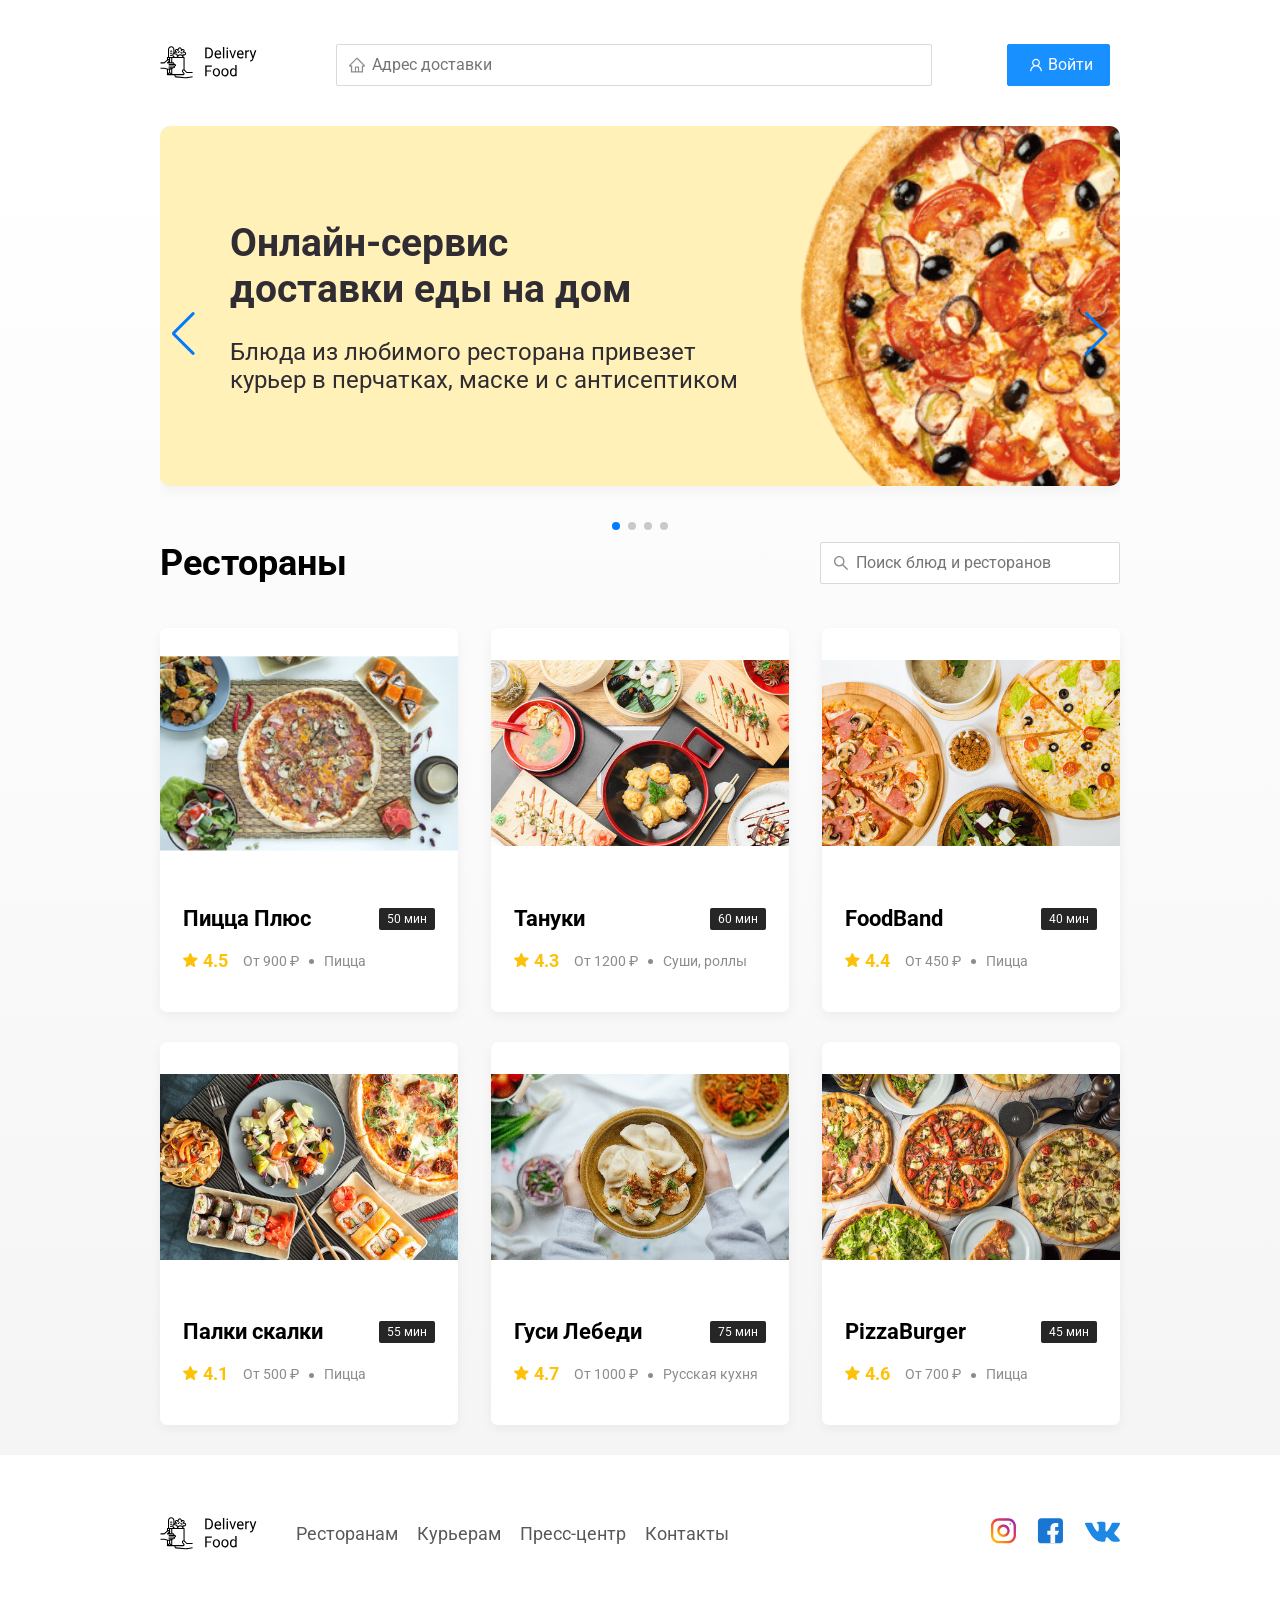
<file: index.html>
<!DOCTYPE html>
<html lang="ru">

<head>
	<meta charset="UTF-8" />
	<meta name="viewport" content="width=device-width, initial-scale=1.0" />
	<title>Delivery Food — доставка еды на дом</title>
	<link href="https://fonts.googleapis.com/css?family=Roboto:400,700&display=swap&subset=cyrillic" rel="stylesheet" />
	<link rel="stylesheet" href="css/normalize.css" />
	<link rel="stylesheet" href="https://cdn.jsdelivr.net/npm/swiper@10/swiper-bundle.min.css" />
	<link rel="stylesheet" href="css/style.css" />
</head>

<body>
	<div class="container">
		<header class="header">
			<a class="logo">
				<img src="img/icon/logo.svg" alt="Logo" />
			</a>
			<label class="address">
				<input type="text" class="input input-address" placeholder="Адрес доставки" />
			</label>
			<div class="buttons">
				<span class="user-name"></span>
				<button class="button button-primary button-auth">
					<span class="button-auth-svg"></span>
					<span class="button-text">Войти</span>
				</button>
				<button class="button button-cart" id="cart-button">
					<span class="button-cart-svg"></span>
					<span class="button-text">Корзина</span>
				</button>
				<button class="button button-primary button-out">
					<span class="button-text">Выйти</span>
					<span class="button-out-svg"></span>
				</button>
			</div>
		</header>
	</div>
	<!-- /.container  -->

	<main class="main">
		<div class="container">
			<div class="container-promo swiper">
				<div class="swiper-wrapper">
					<section class="swiper-slide promo pizza">
						<h1 class="promo-title">Онлайн-сервис <br />доставки еды на дом</h1>
						<p class="promo-text">
							Блюда из любимого ресторана привезет курьер в перчатках, маске и с антисептиком
						</p>
					</section>
					<section class="swiper-slide promo kebab">
						<h1 class="promo-title">Шашлыки на майские <br> со скидкой 35%</h1>
						<p class="promo-text">
							Закажите шашлыки в любом ресторане до 10 мая и получите скидку по промокоду OMAGAD
						</p>
					</section>
					<section class="swiper-slide promo vegetables">
						<h1 class="promo-title">Скидка 20% на всю еду <br> по промокоду LOVE.JS</h1>
						<p class="promo-text">
							Блюдо из ресторана привезут вместе с двумя подарочными книгами по фронтенду
						</p>
					</section>
					<section class="swiper-slide promo sushi">
						<h1 class="promo-title">Сеты со скидкой до 30% <br> в ресторанах</h1>
						<p class="promo-text">
							Скидки на сеты до 30 мая по промокоду DADADA
						</p>
					</section>
				</div>
				<div class="swiper-pagination"></div>

				<div class="swiper-button-prev"></div>
				<div class="swiper-button-next"></div>

			</div>
			


			<section class="restaurants">
				<div class="section-heading">
					<h2 class="section-title">Рестораны</h2>
					<label class="search">
						<input type="text" class="input input-search" placeholder="Поиск блюд и ресторанов" />
					</label>
				</div>

				<div class="cards cards-restaurants">

				</div>
				<!-- /.cards -->
			</section>

			<section class="menu hide">
				<div class="section-heading">
					<h2 class="section-title restaurant-title">Пицца Плюс</h2>
					<div class="card-info">
						<div class="rating">
							4.5
						</div>
						<div class="price">От 900 ₽</div>
						<div class="category">Пицца</div>
					</div>
					<!-- /.card-info -->
				</div>
				<div class="cards cards-menu">

				</div>
				<!-- /.cards -->
			</section>
		</div>
		<!-- /.container -->
	</main>

	<footer class="footer">
		<div class="container">
			<div class="footer-block">
				<img src="img/icon/logo.svg" alt="logo" class="logo footer-logo" />
				<nav class="footer-nav">
					<a href="#" class="footer-link">Ресторанам </a>
					<a href="#" class="footer-link">Курьерам</a>
					<a href="#" class="footer-link">Пресс-центр</a>
					<a href="#" class="footer-link">Контакты</a>
				</nav>
				<div class="social-links">
					<a href="#" class="social-link"><img src="img/social/instagram.svg" alt="instagram" /></a>
					<a href="#" class="social-link"><img src="img/social/fb.svg" alt="facebook" /></a>
					<a href="#" class="social-link"><img src="img/social/vk.svg" alt="vk" /></a>
				</div>
				<!-- /.social-links -->
			</div>
			<!-- /.footer-block -->
		</div>
	</footer>

	<div class="modal modal-cart">
		<div class="modal-dialog">
			<div class="modal-header">
				<h3 class="modal-title">Корзина</h3>
				<button class="close">&times;</button>
			</div>
			<!-- /.modal-header -->
			<div class="modal-body">
				<div class="food-row">
					<span class="food-name">Ролл угорь стандарт</span>
					<strong class="food-price">250 ₽</strong>
					<div class="food-counter">
						<button class="counter-button">-</button>
						<span class="counter">1</span>
						<button class="counter-button">+</button>
					</div>
				</div>
				<!-- /.foods-row -->
				<div class="food-row">
					<span class="food-name">Ролл угорь стандарт</span>
					<strong class="food-price">250 ₽</strong>
					<div class="food-counter">
						<button class="counter-button">-</button>
						<span class="counter">1</span>
						<button class="counter-button">+</button>
					</div>
				</div>
				<!-- /.foods-row -->
				<div class="food-row">
					<span class="food-name">Ролл угорь стандарт</span>
					<strong class="food-price">250 ₽</strong>
					<div class="food-counter">
						<button class="counter-button">-</button>
						<span class="counter">1</span>
						<button class="counter-button">+</button>
					</div>
				</div>
				<!-- /.foods-row -->
				<div class="food-row">
					<span class="food-name">Ролл угорь стандарт</span>
					<strong class="food-price">250 ₽</strong>
					<div class="food-counter">
						<button class="counter-button">-</button>
						<span class="counter">1</span>
						<button class="counter-button">+</button>
					</div>
				</div>
				<!-- /.foods-row -->
			</div>
			<!-- /.modal-body -->
			<div class="modal-footer">
				<span class="modal-pricetag">1250 ₽</span>
				<div class="footer-buttons">
					<button class="button button-primary">Оформить заказ</button>
					<button class="button clear-cart">Отмена</button>
				</div>
			</div>
			<!-- /.modal-footer -->
		</div>
		<!-- /.modal-dialog -->
	</div>

	<div class="modal-auth">
		<div class="modal-dialog modal-dialog-auth">
			<button class="close-auth">&times;</button>
			<form id="logInForm">
				<fieldset class="modal-body">
					<legend class="modal-title">Авторизация</legend>
					<label class="label-auth">
						<span>Логин</span>
						<input required id="login" type="text">
					</label>
					<label class="label-auth">
						<span>Пароль</span>
						<input required id="password" type="password">
					</label>
				</fieldset>
				<!-- /.modal-body -->
				<div class="modal-footer">
					<div class="footer-buttons">
						<button class="button button-primary button-login" type="submit">Войти</button>
					</div>
				</div>
			</form>
			<!-- /.modal-footer -->
		</div>
		<!-- /.modal-dialog -->
	</div>

	
	<script defer src="https://cdn.jsdelivr.net/npm/swiper@10/swiper-bundle.min.js"></script>
	<script defer src="js/main.js"></script>
</body>

</html>
</file>
<file: css/style.css>
* {
    box-sizing: border-box;
}

body {
    font-family: "Roboto", sans-serif;
    padding-top: 44px;
}

a,
button {
    cursor: pointer;
    color: inherit;
}

.hide {
    display: none;
}

.container {
    max-width: 1200px;
    margin: auto;
}

.header {
    display: flex;
    align-items: center;
    justify-content: space-between;
    margin-bottom: 40px;
}

.input {
    background-color: #ffffff;
    border: 1px solid #d9d9d9;
    border-radius: 2px;
    font-size: 16px;
    line-height: 24px;
    padding: 8px 8px 8px 35px;
    background-repeat: no-repeat;
    background-position: left 11px center;
}

.address {
    flex: 0.8;
}

.input-address {
    width: 100%;
    background-image: url(../img/icon/home.svg);
}

.search {
    margin-left: auto;
}

.input-search {
    width: 300px;
    background-image: url(../img/icon/search.svg);

}

.buttons {
    display: flex;
    align-items: center;
}

.button {
    display: flex;
    align-items: center;
    padding: 8px 16px;
    background: #ffffff;
    border: 1px solid #d9d9d9;
    box-sizing: border-box;
    box-shadow: 0 0 2px rgba(0, 0, 0, 0.0015);
    border-radius: 2px;
    color: #595959;
    font-size: 16px;
    line-height: 24px;
}

.button:hover {
    background: #1890ff;
    border: 1px solid #1890ff;
    color: #fff;
}


.button-primary {
    background: #1890ff;
    border: 1px solid #1890ff;
    color: #fff;
    margin-right: 10px;
}

.button-primary:hover {
    background: #ffffff;
    border: 1px solid #d9d9d9;
    color: #595959;
}

.button-icon {
    margin-right: 6px;
}

.button-card-text {
    margin-right: 10px;
}

.button-auth {
    background-position: 20px 13px;
}

.button-primary .button-auth-svg {
    width: 24px;
    height: 24px;
    background-color: #fff;
    -webkit-mask: url("../img/icon/user.svg") no-repeat 50% 50%;
    mask: url("../img/icon/user.svg") no-repeat 50% 50%;
    background-repeat: no-repeat;
}

.button-primary:hover .button-auth-svg {
    background-color: #595959;
}

.button .button-cart-svg {
    width: 24px;
    height: 24px;
    background-color: #595959;
    -webkit-mask: url("../img/icon/shopping-cart.svg") no-repeat 50% 50%;
    mask: url("../img/icon/shopping-cart.svg") no-repeat 50% 50%;
    background-repeat: no-repeat;
}

.button-primary .button-cart-svg {
    background-color: #fff;
}

.button:hover .button-cart-svg {
    background-color: #fff;
}

.button-primary:hover .button-cart-svg {
    background-color: #595959;
}

.button-cart {
    display: none;
    margin: 0 5px;
}

.button-out {
    display: none;
    margin: 0 5px;
}

.user-name {
    display: none;
    margin-right: 20px;
    font-weight: bold;
    font-size: 18px;
}

.promo-slider {

    width: 600px;
    height: 300px;

}

.promo {
    box-shadow: 0 7px 12px rgba(158, 158, 163, 0.1);
    border-radius: 10px;
    padding: 68px 70px;
    margin-bottom: 56px;
}

.pizza {
    background: #fff1b8 url(../img/promo/pizza.png) no-repeat top -100px right -250px / 830px
}

.kebab {
    background: #D6E4FF url(../img/promo/kebab.png) no-repeat top 45px right 40px / 450px;
}

.vegetables {
    background: #FFF566 url(../img/promo/vegetables.png) no-repeat top 0 right 0 / 825px
}

.sushi {
    background: #FFF1F0 url(../img/promo/sushi.png) no-repeat top 10px right 15px / 500px
}

.promo-title {
    font-style: normal;
    font-weight: bold;
    font-size: 39px;
    line-height: 46px;
    color: #302c34;
}

.promo-text {
    font-style: normal;
    font-weight: normal;
    font-size: 24px;
    line-height: 28px;
    color: #302c34;
    max-width: 538px;
}

.main {
    background: linear-gradient(180deg, rgba(245, 245, 245, 0) 1.04%, #f5f5f5 100%);
}

.section-heading {
    display: flex;
    align-items: center;
    margin-bottom: 44px;
}

.section-title {
    font-style: normal;
    font-weight: bold;
    font-size: 36px;
    line-height: 42px;
    margin: 0 30px 0 0;
    color: #000000;
}

.cards {
    display: flex;
    align-items: flex-start;
    justify-content: space-between;
    flex-wrap: wrap;
}

.card {
    background: #ffffff;
    box-shadow: 0 4px 12px rgba(0, 0, 0, 0.05);
    border-radius: 7px;
    overflow: hidden;
    margin-bottom: 30px;
    flex-basis: 31%;
    text-decoration: none;

}

.card-restaurant {
    cursor: pointer
}

.card-image {
    width: 100%;
    height: 250px;
    object-fit: contain;
}


.card-text {
    padding: 20px 23px 35px;
    min-height: 275px;
    display: flex;
    flex-direction: column;
}



.restaurants .card-text {
    min-height: auto;
}

.card-heading {
    display: flex;
    align-items: center;
    justify-content: space-between;
    margin-bottom: 10px;
}

.card-title {
    margin: 0;
    font-style: normal;
    font-weight: bold;
    font-size: 22px;
    line-height: 32px;
}

.card-title-reg {
    font-weight: 400;
}

.card-tag {
    font-style: normal;
    font-weight: normal;
    font-size: 12px;
    line-height: 20px;
    color: #ffffff;
    background: #262626;
    border-radius: 2px;
    padding: 1px 8px;
}

.card-info {
    display: flex;
    align-items: center;
    flex-wrap: wrap;
}

.card-buttons {
    display: flex;
    margin-top: 24px;
    flex-grow: 1;
    align-items: flex-end;
}

.card-price-bold {
    font-weight: bold;
    font-size: 20px;
    line-height: 32px;
    margin-left: 30px;
}

.rating {
    background-image: url("../img/icon/rating.svg");
    background-repeat: no-repeat;
    background-position: 0 7px;
    padding-left: 20px;
    margin-right: 26px;
    color: #ffc107;
    font-weight: bold;
    font-size: 18px;
    line-height: 32px;
}

.price,
.category {
    color: #8c8c8c;
    font-size: 18px;
    line-height: 32px;
}

.price {
    margin-right: 10px;
}

.ingredients {
    color: #8c8c8c;
    font-size: 18px;
    line-height: 21px;
}

.category {
    text-overflow: ellipsis;
    overflow: hidden;
    white-space: nowrap;
    max-width: 150px;
}

.price:after {
    content: "";
    width: 5px;
    height: 5px;
    background-color: #8c8c8c;
    display: inline-block;
    vertical-align: middle;
    border-radius: 50%;
    margin-left: 10px;
}


.footer {
    padding: 60px 0;
}

.footer-block {
    display: flex;
    align-items: center;
    justify-content: space-between;
}

.footer-nav {
    margin-left: 35px;
    margin-right: auto;
}

.footer-link {
    display: inline-block;
    color: #595959;
    font-style: normal;
    font-weight: normal;
    font-size: 18px;
    line-height: 21px;
    text-decoration: none;
}

.footer-link:not(:last-child) {
    margin-right: 15px;
}

.social-links {
    display: flex;
    align-items: center;
}

.social-link:not(:last-child) {
    margin-right: 21px;
}

.modal {
    position: fixed;
    left: 0;
    top: 0;
    width: 100%;
    height: 100%;
    background: rgba(0, 0, 0, 0.4);
    display: none;
    z-index: 999;
}

.modal-auth {
    position: fixed;
    left: 0;
    top: 0;
    width: 100%;
    height: 100%;
    background: rgba(0, 0, 0, 0.4);
    display: none;
    z-index: 999;
}

.is-open {
    display: flex;
}

.modal-dialog {
    max-width: 780px;
    width: 95%;
    background: #ffffff;
    border-radius: 5px;
    margin: auto;
    padding: 40px 45px;
}

.modal-dialog-auth {
    width: auto;
    position: relative;
}

.label-auth {
    display: block;
    margin: 30px;
}

.label-auth span {
    width: 80px;
    display: inline-block;
}

.modal-header {
    display: flex;
    align-items: center;
    justify-content: space-between;
    margin-bottom: 45px;
}

.modal-title {
    margin: 0;
    font-weight: bold;
    font-size: 36px;
    line-height: 42px;
}

.close {
    font-size: 36px;
    border: none;
    background-color: transparent;
}

.close-auth {
    font-size: 36px;
    border: none;
    background-color: transparent;
    position: absolute;
    top: 10px;
    right: 20px;
}

.modal-body {
    margin-bottom: 22px;
}

.food-row {
    display: flex;
    align-items: flex-start;
    justify-content: space-between;
    padding-bottom: 8px;
    border-bottom: 1px solid #d9d9d9;
    margin-bottom: 15px;
}

.food-name {
    font-weight: normal;
    font-size: 18px;
    line-height: 32px;
}

.food-price {
    margin-left: auto;
    margin-right: 47px;
    font-weight: bold;
    font-size: 20px;
    line-height: 32px;
}

.food-counter {
    display: flex;
    align-items: center;
}

.counter-button {
    display: flex;
    align-items: center;
    justify-content: center;
    width: 39px;
    height: 32px;
    background: #ffffff;
    border: 1px solid #40a9ff;
    box-sizing: border-box;
    border-radius: 2px;
    font-weight: normal;
    font-size: 14px;
    line-height: 22px;
    color: #40a9ff;
}

.counter-button:hover {
    background: #40a9ff;
    border: 1px solid #ffffff;
    color: #ffffff;
}

.counter {
    font-size: 16px;
    line-height: 24px;
    margin-left: 10px;
    margin-right: 10px;
}

.modal-footer {
    display: flex;
    align-items: center;
    justify-content: space-between;
}

.modal-auth .modal-footer {
    justify-content: flex-end;
}

.footer-buttons {
    display: flex;
    align-items: center;
}

.modal-pricetag {
    background: #262626;
    border-radius: 5px;
    color: #ffffff;
    padding: 15px 20px;
    font-size: 20px;
    line-height: 23px;
}

@media (max-width: 1366px) {
    .container {
        max-width: 960px;
    }

    .pizza {
        background-position: center right -300px;
        background-size: 750px;
    }


    .kebab {
        background-position: top -5px right -93px;
        background-size: 530px;
    }

    .vegetables {
        background-position: top 0 right -93px;
        background-size: 820px;
    }

    .sushi {
        background-position: center right -90px;
    }

    .rating {
        margin-right: 15px;
    }

    .category,
    .price {
        font-size: 14px;
    }
}

@media (max-width: 992px) {
    .container {
        max-width: 750px;
    }



    .pizza {
        padding: 50px;
        background-size: 500px;
        background-position: center right -200px;
    }


    .kebab {
        background-position: top 55px right -100px;
        background-size: 385px;
    }

    .vegetables {
        background-position: top 0 right -280px;
        background-size: 810px;
    }

    .sushi {
        background-position: top 30px right -175px;
    }



    .promo-text {
        font-size: 18px;
        max-width: 400px;
    }

    .card {
        flex-basis: 49%;
    }

    .footer-link {
        font-size: 16px;
    }
}

@media (max-width: 768px) {
    .container {
        max-width: 560px;
    }

    .card-info {
        flex-wrap: wrap;
    }

    .card .rating {
        flex-basis: 100%;
    }

    .card-title {
        font-size: 18px;
    }

    .card-text {
        min-height: 290px;
    }

    .card-price-bold {
        margin-left: 20px;
    }

    .swuper-slide{
        min-height: 309px;
    }

    .pizza {
        background-size: 400px;
        background-position: bottom 50px right -200px;
    }


    .kebab {
        background-position: top -5px right -74px;
        background-size: 300px;
    }

    .vegetables {
        background-position: top 0 right -240px;
        background-size: 702px;
    }

    .sushi {
        background-position: top -24px right -75px;
        background-size: 302px;
    }

    .promo-title {
        font-size: 24px;
        line-height: 1.4;
    }

    .promo-text {
        margin-top: 0;
    }
}

@media (max-width: 578px) {
    .container {
        width: 90%;
    }

    .address {
        min-width: 100%;
        order: 1;
    }

    .header {
        flex-wrap: wrap;
    }

    .input-address {
        margin-top: 15px;
        order: 5;
        flex: 1;
    }

    .swiper-slide{
        min-height: 235px;
    }

    .swiper-button-prev, .swiper-button-next{
        display: none;
    }

    .promo {
        background-image: none;
    }
    
    .promo-title {
        margin-bottom: 10px;
    }

    .section-title {
        font-size: 20px;
    }

    .card {
        flex-basis: 100%;
    }

    .card-text {
        min-height: auto;
    }

    .card-image {
        width: 100%;
    }

    .footer {
        padding: 30px 0;
    }

    .footer-block {
        align-items: flex-start;
    }

    .footer-nav {
        margin-left: 0;
        margin-right: 0;
        order: 0;
        display: flex;
        flex-direction: column;
    }

    .footer-logo {
        margin-right: 15px;
        order: 1;
    }

    .social-links {
        order: 2;
    }
}

@media (max-width: 480px) {
    .button-text {
        display: none;
    }

    .button-icon {
        margin: 0;
    }

    .user-name {
        margin: 10px;

    }

    .buttons {
        flex-wrap: wrap;
        margin-left: auto;
    }

    .button {
        min-height: 40px;
        padding: 5px 12px;

    }

    .button-out-svg {
        width: 24px;
        height: 24px;
        background-color: #fff;
        -webkit-mask: url(../img/icon/logout.svg) no-repeat 50% 50%;
        mask: url(../img/icon/logout.svg) no-repeat 50% 50%;
        background-repeat: no-repeat;
        -webkit-mask-size: 20px;
        mask-size: 20px;
    }

    .promo {
        padding: 20px;
    }

    .section-heading {
        flex-wrap: wrap;
    }

    .footer-block {
        flex-wrap: wrap;
        flex-direction: column;
        align-items: center;
    }

    .footer-logo {
        order: 0;
        margin-bottom: 20px;
    }

    .footer-nav {
        margin-bottom: 20px;
        text-align: center;
    }

    .footer-link:not(:last-child) {
        margin-right: 0;
    }
}

@media (max-width: 320px) {
    .modal-dialog-auth{
        width: 97%;
    }
    .modal-dialog{
        padding: 40px 5px;
    }
    .swiper-slide{
        min-height: 330px;
    }

}
</file>
